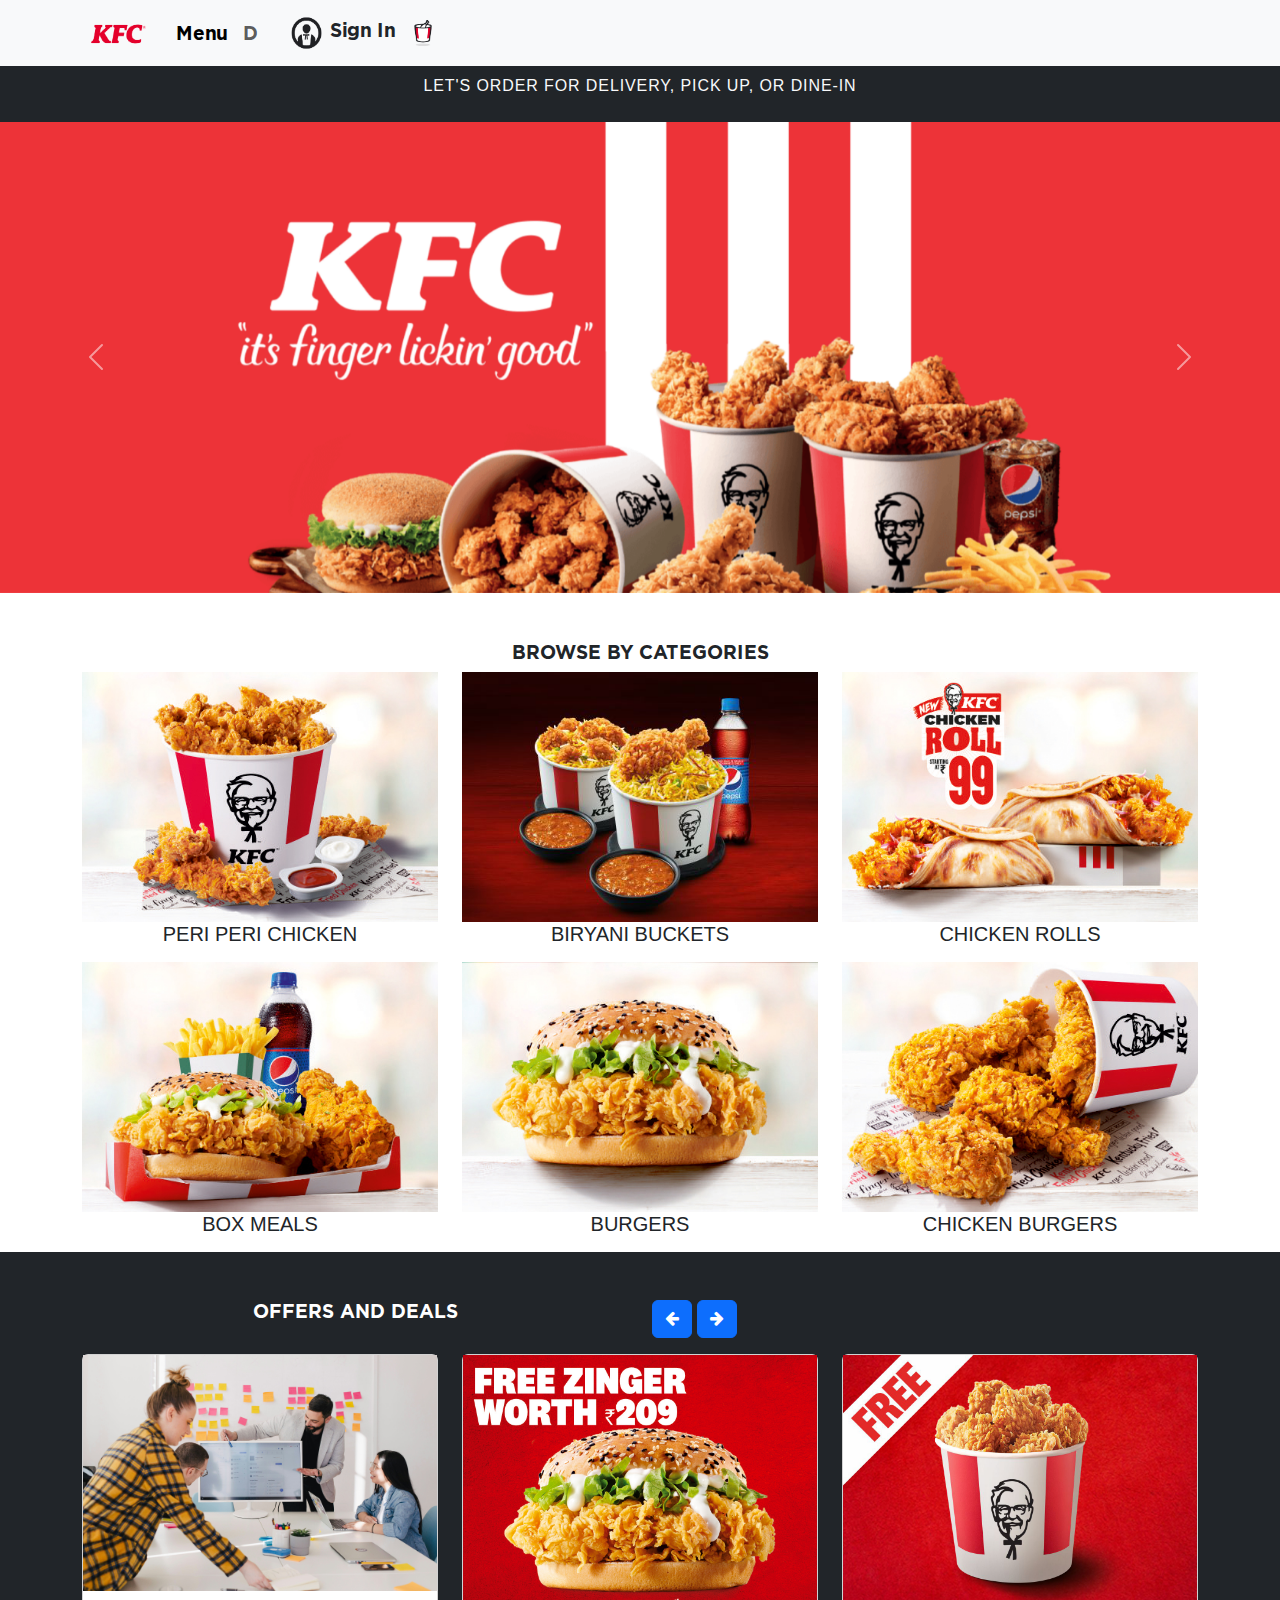
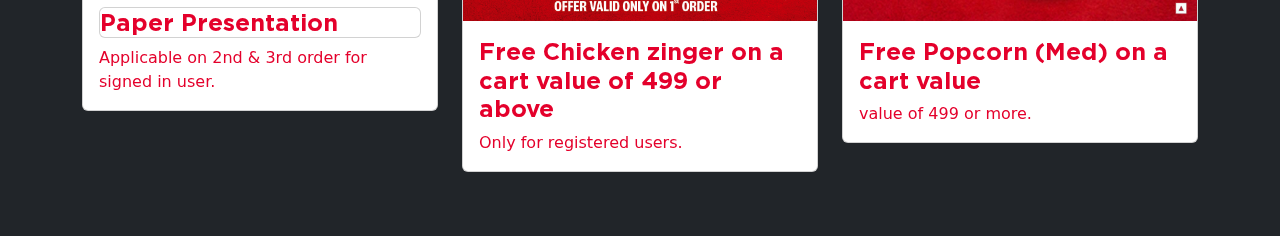
<file: index.html>
<!DOCTYPE html>
<html>

<head>
    <title>Document</title>

    <meta name="viewport" content="width=device-width, initial-scale=1.0">




    <link href='https://stackpath.bootstrapcdn.com/bootstrap/5.0.0-alpha1/css/bootstrap.min.css' rel='stylesheet'>
    <link href='https://cdnjs.cloudflare.com/ajax/libs/font-awesome/4.0.3/css/font-awesome.css' rel='stylesheet'>


    <script type='text/javascript' src=''></script>
    <script type='text/javascript' src='https://cdn.jsdelivr.net/npm/popper.js@1.16.0/dist/umd/popper.min.js'></script>
    <script type='text/javascript' src='https://stackpath.bootstrapcdn.com/bootstrap/5.0.0-alpha1/js/bootstrap.min.js'></script>




    <!-- font styling -->
    <style>
        body {
            padding-top: 50px;
        }
        
        .card {
            color: #E4002B;
        }
        
        .offer {
            font-family: gothambold;
        }
        
        .head1 {
            font-family: gothambold;
            text-align: center;
            font-size: 19px;
        }
        
        .head2 {
            font-family: Impact, Haettenschweiler, 'Arial Narrow Bold', sans-serif;
            text-align: center;
            letter-spacing: 0.9px;
        }
        
        .subhead {
            font-family: Impact, Haettenschweiler, 'Arial Narrow Bold', sans-serif;
            text-align: center;
        }
        
        .navi {
            font-family: gothambold;
            font-size: 19px;
        }
        
        #formtext {
            font-family: gothambold;
            font-size: 19px;
            color: red;
        }
        
        .RIGHTNAV {
            float: right;
        }
        
        .rightnavlast {
            float: right;
        }
        
        @font-face {
            font-family: gothambold;
            src: url(gotham.ttf);
        }
    </style>
    <!-- font styling -->


</head>

<body>

    <nav class="navbar 
 navbar-expand-lg  
  navbar-light  
  bg-light  
   fixed-top">
        <div class="container">
            <a class="navbar-brand" href="#">
                <img src="logo.png" alt="" width="70" height="30"></a>
            <div class="collapse navbar-collapse" id="navbarSupportedContent">
                <ul class="navbar-nav  
       me-3 
       mb-4  
       mb-lg-0">
                    <li class="nav-item">
                        <a class="nav-link active navi" aria-current="page" href="#menu">Menu</a>
                    </li>
                    <li class="nav-item">
                        <a class="nav-link navi" href="#offers">D</a>
                    </li>
                </ul>

                <ul class="navbar-nav ml-auto">
                    <li class="nav-item">
                        <img src="rightnav.png" alt="" width="40" height="50"></a>

                        <a class="nav-link RIGHTNAV head1 text-dark" href="#">Sign In</a>
                    </li>
                    <li class="nav-item">


                        <img src="rightnav2.png " class="rightnavlast" alt="" width="40" height="50"></a>
                    </li>
                </ul>
            </div>


        </div>
        </div>
    </nav>
    <div class="container-fluid bg-dark py-2">
        <div class="text-light py-2 my-2 head2">LET'S ORDER FOR DELIVERY, PICK UP, OR DINE-IN</div>
    </div>



    <div id="carouselExampleControls" class="carousel slide" data-ride="carousel">
        <div class="carousel-inner">
            <div class="carousel-item active">
                <img class="d-block w-100 img-fluid" src="banner1.png" alt="First slide">
            </div>
            <div class="carousel-item">
                <img class="d-block w-100 img-fluid" src="banner2.png" alt="Second slide">
            </div>
            <div class="carousel-item">
                <img class="d-block w-100" src="banner3.png" alt="Third slide">
            </div>
        </div>
        <a class="carousel-control-prev color-dark" href="#carouselExampleControls" role="button" data-slide="prev">
            <span class="carousel-control-prev-icon" aria-hidden="true"></span>
            <span class="sr-only">Previous</span>
        </a>
        <a class="carousel-control-next" href="#carouselExampleControls" role="button" data-slide="next">
            <span class="carousel-control-next-icon" aria-hidden="true"></span>
            <span class="sr-only">Next</span>
        </a>
    </div>





    <div class="container mt-5 pl-5" id="menu">

        <h2 class="head1">BROWSE BY CATEGORIES</h2>
        <div class="row">
            <div class="col-md-4 mb-3">
                <div class="card-grid">
                    <img class="card-img-top" src="CAT233.jpg" alt="Card image cap">

                    <div class="card-body">
                        <h5 class="card-title subhead">PERI PERI CHICKEN</h5>
                    </div>
                </div>
            </div>


            <div class="col-md-4 mb-3">
                <div class="card-grid">
                    <img class="card-img-top" src="CAT190.jpg" alt="Card image cap">

                    <div class="card-body">
                        <h5 class="card-title subhead">BIRYANI BUCKETS</h5>
                    </div>
                </div>
            </div>


            <div class="col-md-4 mb-3">
                <div class="card-grid">
                    <img class="card-img-top" src="CAT170.jpg" alt="Card image cap">

                    <div class="card-body">
                        <h5 class="card-title subhead">CHICKEN ROLLS</h5>
                    </div>
                </div>
            </div>


            <div class="col-md-4 mb-3">
                <div class="card-grid">
                    <img class="card-img-top" src="CAT158.jpg" alt="Card image cap">

                    <div class="card-body">
                        <h5 class="card-title subhead">BOX MEALS</h5>
                    </div>
                </div>
            </div>




            <div class="col-md-4 mb-3">
                <div class="card-grid">
                    <img class="card-img-top" src="CAT99.jpg" alt="Card image cap">

                    <div class="card-body">
                        <h5 class="card-title subhead">BURGERS</h5>
                    </div>
                </div>
            </div>

            <div class="col-md-4 mb-3">
                <div class="card-grid">
                    <img class="card-img-top" src="CAT86.jpg" alt="Card image cap">

                    <div class="card-body">
                        <h5 class="card-title subhead">CHICKEN BURGERS</h5>
                    </div>
                </div>
            </div>
        </div>
    </div>

    <section class="pt-5 pb-5 bg-dark">


        <div class="container" id="offers">
            <div class="row">
                <div class="col-6">
                    <h3 class="head1 mb-3 text-white">OFFERS AND DEALS </h3>
                </div>
                <div class="col-6 text-right">
                    <a class="btn btn-primary mb-3 mr-1" href="#carouselExampleIndicators2" role="button" data-slide="prev">
                        <i class="fa fa-arrow-left"></i>
                    </a>
                    <a class="btn btn-primary mb-3 " href="#carouselExampleIndicators2" role="button" data-slide="next">
                        <i class="fa fa-arrow-right"></i>
                    </a>
                </div>
                <div class="col-12">
                    <div id="carouselExampleIndicators2" class="carousel slide" data-ride="carousel">

                        <div class="carousel-inner">
                            <div class="carousel-item active">
                                <div class="row">

                                    <div class="col-md-4 mb-3">
                                        <div class="card">
                                            <img class="img-fluid" alt="100%x280" src="paper.jpg">
                                            <div class="card-body">
                                                <h4 class="card-title card offer">Paper Presentation</h4>
                                                <p class="card-text">Applicable on 2nd & 3rd order for signed in user.</p>

                                            </div>

                                        </div>
                                    </div>
                                    <div class="col-md-4 mb-3">
                                        <div class="card">
                                            <img class="img-fluid" alt="100%x280" src="CHKZINGER.jpg">
                                            <div class="card-body">
                                                <h4 class="card-title offer">Free Chicken zinger on a cart value of 499 or above </h4>
                                                <p class="card-text">Only for registered users.</p>

                                            </div>
                                        </div>
                                    </div>
                                    <div class="col-md-4 mb-3">
                                        <div class="card">
                                            <img class="img-fluid" alt="100%x280" src="YAYPOP.jpg">
                                            <div class="card-body">
                                                <h4 class="card-title offer">Free Popcorn (Med) on a cart value</h4>
                                                <p class="card-text">value of 499 or more.</p>

                                            </div>
                                        </div>
                                    </div>

                                </div>
                            </div>
                            <div class="carousel-item">
                                <div class="row">

                                    <div class="col-md-4 mb-3">
                                        <div class="card">
                                            <img class="img-fluid" alt="100%x280" src="YAYCHKN.jpg">
                                            <div class="card-body">
                                                <h4 class="card-title offer">Free 1pc Chicken on a cart value.</h4>
                                                <p class="card-text">value of 499 or more. Friday only</p>

                                            </div>

                                        </div>
                                    </div>
                                    <div class="col-md-4 mb-3">
                                        <div class="card">
                                            <img class="img-fluid" alt="100%x280" src="BIGSAVE.jpg">
                                            <div class="card-body">
                                                <h4 class="card-title offer">Upto Rs 100 off on min cart value of Rs 699 or more . </h4>
                                                <p class="card-text">Applicable on 4th order onwards for signed in user.</p>

                                            </div>
                                        </div>
                                    </div>
                                    <div class="col-md-4 mb-3">
                                        <div class="card">
                                            <img class="img-fluid" alt="100%x280" src="PHP75.jpg">
                                            <div class="card-body">
                                                <h4 class="card-title offer">Get flat Rs.75 off on a cart value of 599 or above</h4>
                                                <p class="card-text">Get flat Rs.75 off on a cart value of 599 or above</p>

                                            </div>
                                        </div>
                                    </div>

                                </div>
                            </div>
                            <div class="carousel-item">
                                <div class="row">

                                    <div class="col-md-4 mb-3">
                                        <div class="card">
                                            <img class="img-fluid" alt="100%x280" src="YAYFRIES.jpg">
                                            <div class="card-body">
                                                <h4 class="card-title offer">Free Fries (Med) on a cart value of 499 or more.</h4>
                                                <p class="card-text">Free Fries (Med) on a cart value of 499 or more.</p>

                                            </div>

                                        </div>
                                    </div>
                                    <div class="col-md-4 mb-3">
                                        <div class="card">
                                            <img class="img-fluid" alt="100%x280" src="YAYVZINGER.jpg">
                                            <div class="card-body">
                                                <h4 class="card-title offer">Free Veg Zinger on a cart value of 499 or more.</h4>
                                                <p class="card-text">Free Veg Zinger on a cart value of 499 or more.</p>

                                            </div>
                                        </div>
                                    </div>
                                    <div class="col-md-4 mb-3">
                                        <div class="card">
                                            <img class="img-fluid" alt="100%x280" src="YAYSTRIPS.jpg">
                                            <div class="card-body">
                                                <h4 class="card-title offer">Free 3pc Strips on a cart value of 499 or more.</h4>
                                                <p class="card-text">Free 3pc Strips on a cart value of 499 or more.</p>
                                            </div>
                                        </div>
                                    </div>
                                </div>
                            </div>
                        </div>
                    </div>
                </div>
            </div>



    </section>



    </div>
</body>

</html>
</file>
